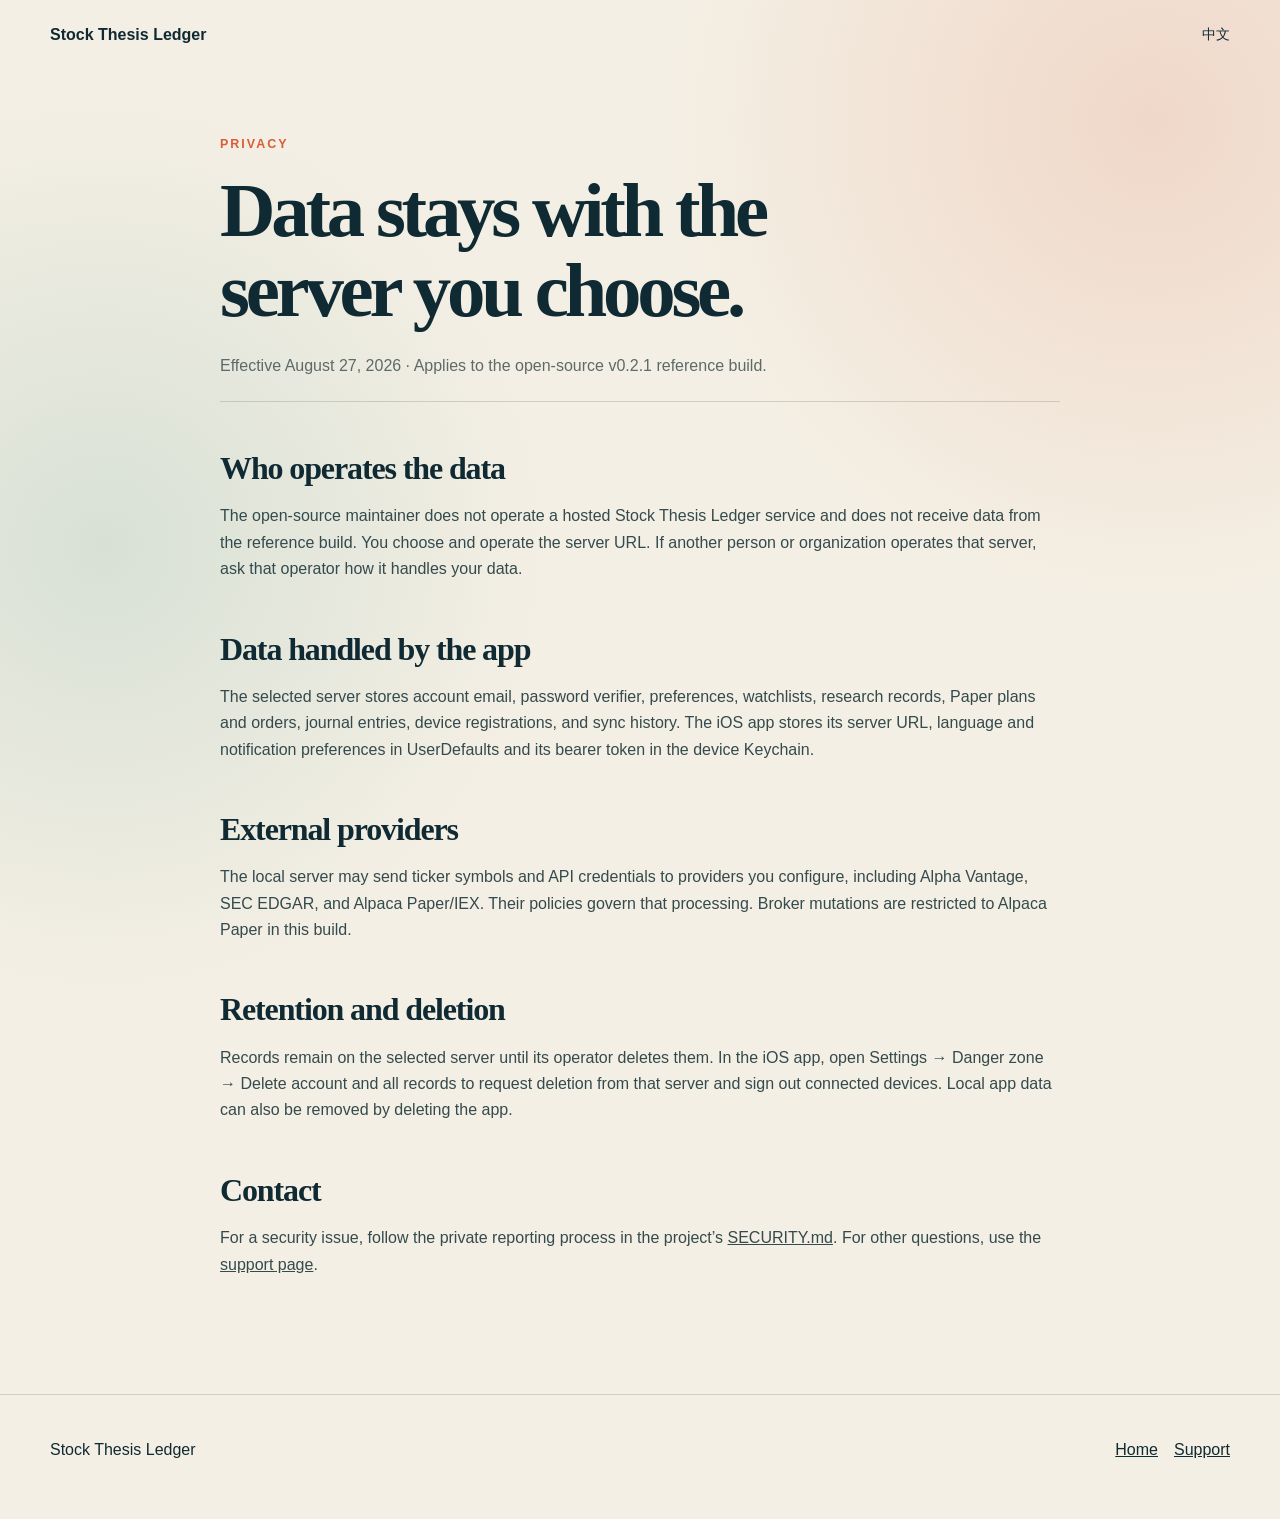
<file: site/privacy/index.html>
<!doctype html>
<html lang="en">
<head>
  <meta charset="utf-8">
  <meta name="viewport" content="width=device-width, initial-scale=1">
  <meta name="description" content="Privacy information for the self-hosted Stock Thesis Ledger reference application.">
  <title>Privacy — Stock Thesis Ledger</title>
  <link rel="canonical" href="https://leocs777.github.io/stock-thesis-ledger/privacy/">
  <link rel="alternate" hreflang="en" href="https://leocs777.github.io/stock-thesis-ledger/privacy/">
  <link rel="alternate" hreflang="zh-Hans" href="https://leocs777.github.io/stock-thesis-ledger/zh-CN/privacy/">
  <link rel="alternate" hreflang="x-default" href="https://leocs777.github.io/stock-thesis-ledger/privacy/">
  <link rel="stylesheet" href="../styles.css">
</head>
<body>
  <header class="shell topbar">
    <a class="brand" href="../">Stock Thesis Ledger</a>
    <nav class="nav" aria-label="Language"><a class="language" href="../zh-CN/privacy/" lang="zh-Hans">中文</a></nav>
  </header>
  <main class="shell legal">
    <div class="eyebrow">Privacy</div>
    <h1>Data stays with the server you choose.</h1>
    <p class="stamp">Effective August 27, 2026 · Applies to the open-source v0.2.1 reference build.</p>
    <h2>Who operates the data</h2>
    <p>The open-source maintainer does not operate a hosted Stock Thesis Ledger service and does not receive data from the reference build. You choose and operate the server URL. If another person or organization operates that server, ask that operator how it handles your data.</p>
    <h2>Data handled by the app</h2>
    <p>The selected server stores account email, password verifier, preferences, watchlists, research records, Paper plans and orders, journal entries, device registrations, and sync history. The iOS app stores its server URL, language and notification preferences in UserDefaults and its bearer token in the device Keychain.</p>
    <h2>External providers</h2>
    <p>The local server may send ticker symbols and API credentials to providers you configure, including Alpha Vantage, SEC EDGAR, and Alpaca Paper/IEX. Their policies govern that processing. Broker mutations are restricted to Alpaca Paper in this build.</p>
    <h2>Retention and deletion</h2>
    <p>Records remain on the selected server until its operator deletes them. In the iOS app, open Settings → Danger zone → Delete account and all records to request deletion from that server and sign out connected devices. Local app data can also be removed by deleting the app.</p>
    <h2>Contact</h2>
    <p>For a security issue, follow the private reporting process in the project’s <a href="https://github.com/Leocs777/stock-thesis-ledger/blob/main/SECURITY.md">SECURITY.md</a>. For other questions, use the <a href="../support/">support page</a>.</p>
  </main>
  <footer><div class="shell footer-grid"><span>Stock Thesis Ledger</span><div class="footer-links"><a href="../">Home</a><a href="../support/">Support</a></div></div></footer>
</body>
</html>
</file>
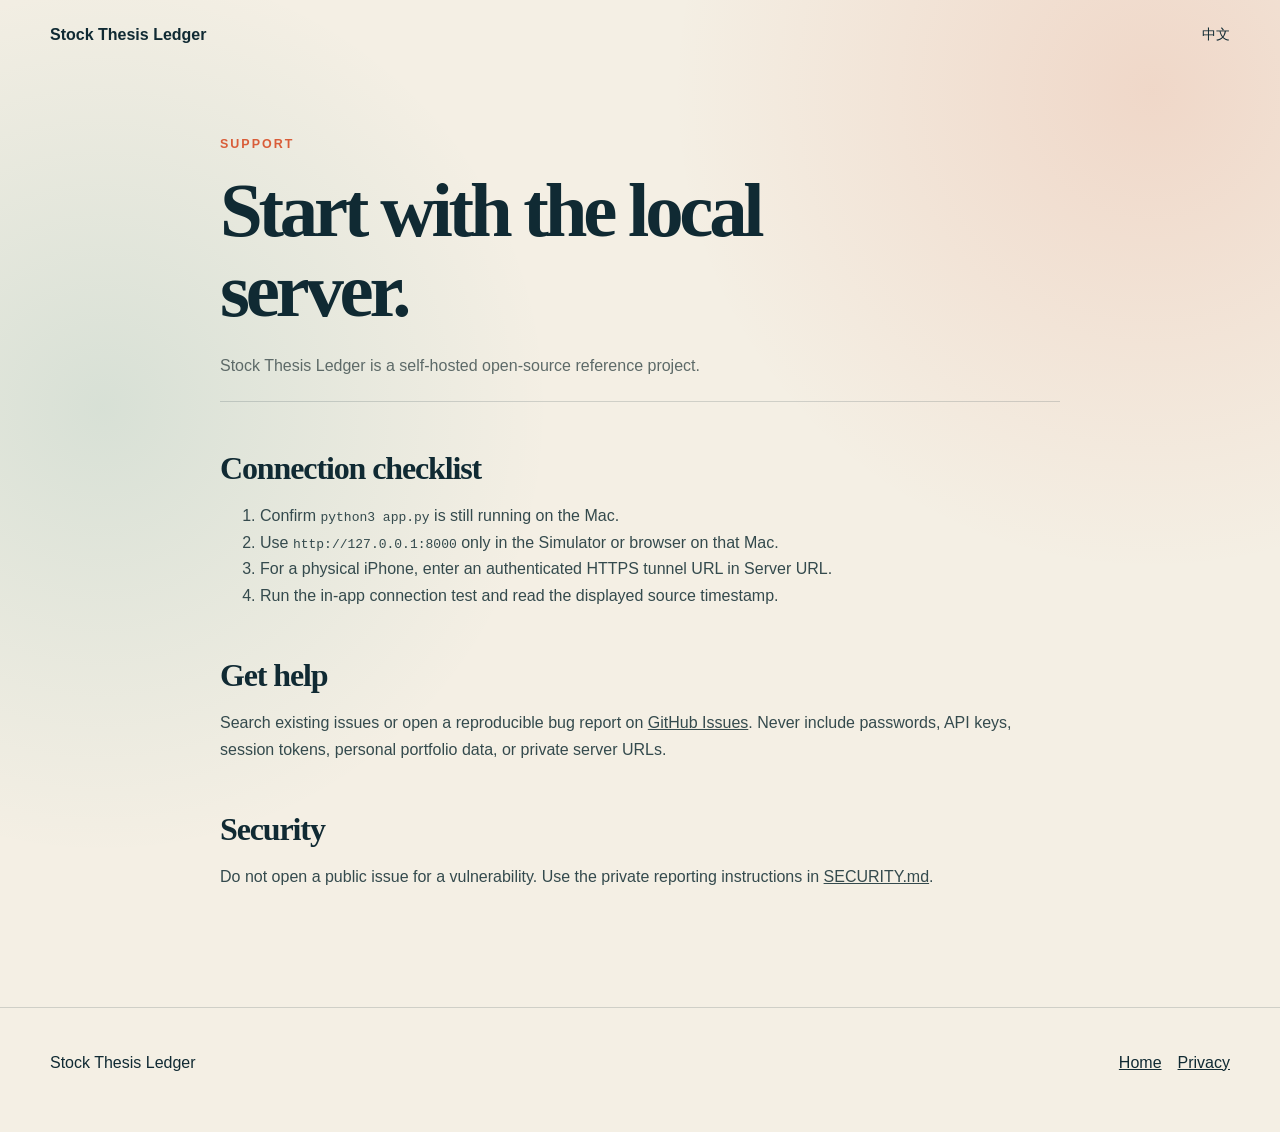
<file: site/support/index.html>
<!doctype html>
<html lang="en">
<head>
  <meta charset="utf-8">
  <meta name="viewport" content="width=device-width, initial-scale=1">
  <meta name="description" content="Setup, connection, and security support for Stock Thesis Ledger.">
  <title>Support — Stock Thesis Ledger</title>
  <link rel="canonical" href="https://leocs777.github.io/stock-thesis-ledger/support/">
  <link rel="alternate" hreflang="en" href="https://leocs777.github.io/stock-thesis-ledger/support/">
  <link rel="alternate" hreflang="zh-Hans" href="https://leocs777.github.io/stock-thesis-ledger/zh-CN/support/">
  <link rel="alternate" hreflang="x-default" href="https://leocs777.github.io/stock-thesis-ledger/support/">
  <link rel="stylesheet" href="../styles.css">
</head>
<body>
  <header class="shell topbar">
    <a class="brand" href="../">Stock Thesis Ledger</a>
    <nav class="nav" aria-label="Language"><a class="language" href="../zh-CN/support/" lang="zh-Hans">中文</a></nav>
  </header>
  <main class="shell legal">
    <div class="eyebrow">Support</div>
    <h1>Start with the local server.</h1>
    <p class="stamp">Stock Thesis Ledger is a self-hosted open-source reference project.</p>
    <h2>Connection checklist</h2>
    <ol>
      <li>Confirm <code>python3 app.py</code> is still running on the Mac.</li>
      <li>Use <code>http://127.0.0.1:8000</code> only in the Simulator or browser on that Mac.</li>
      <li>For a physical iPhone, enter an authenticated HTTPS tunnel URL in Server URL.</li>
      <li>Run the in-app connection test and read the displayed source timestamp.</li>
    </ol>
    <h2>Get help</h2>
    <p>Search existing issues or open a reproducible bug report on <a href="https://github.com/Leocs777/stock-thesis-ledger/issues">GitHub Issues</a>. Never include passwords, API keys, session tokens, personal portfolio data, or private server URLs.</p>
    <h2>Security</h2>
    <p>Do not open a public issue for a vulnerability. Use the private reporting instructions in <a href="https://github.com/Leocs777/stock-thesis-ledger/blob/main/SECURITY.md">SECURITY.md</a>.</p>
  </main>
  <footer><div class="shell footer-grid"><span>Stock Thesis Ledger</span><div class="footer-links"><a href="../">Home</a><a href="../privacy/">Privacy</a></div></div></footer>
</body>
</html>
</file>
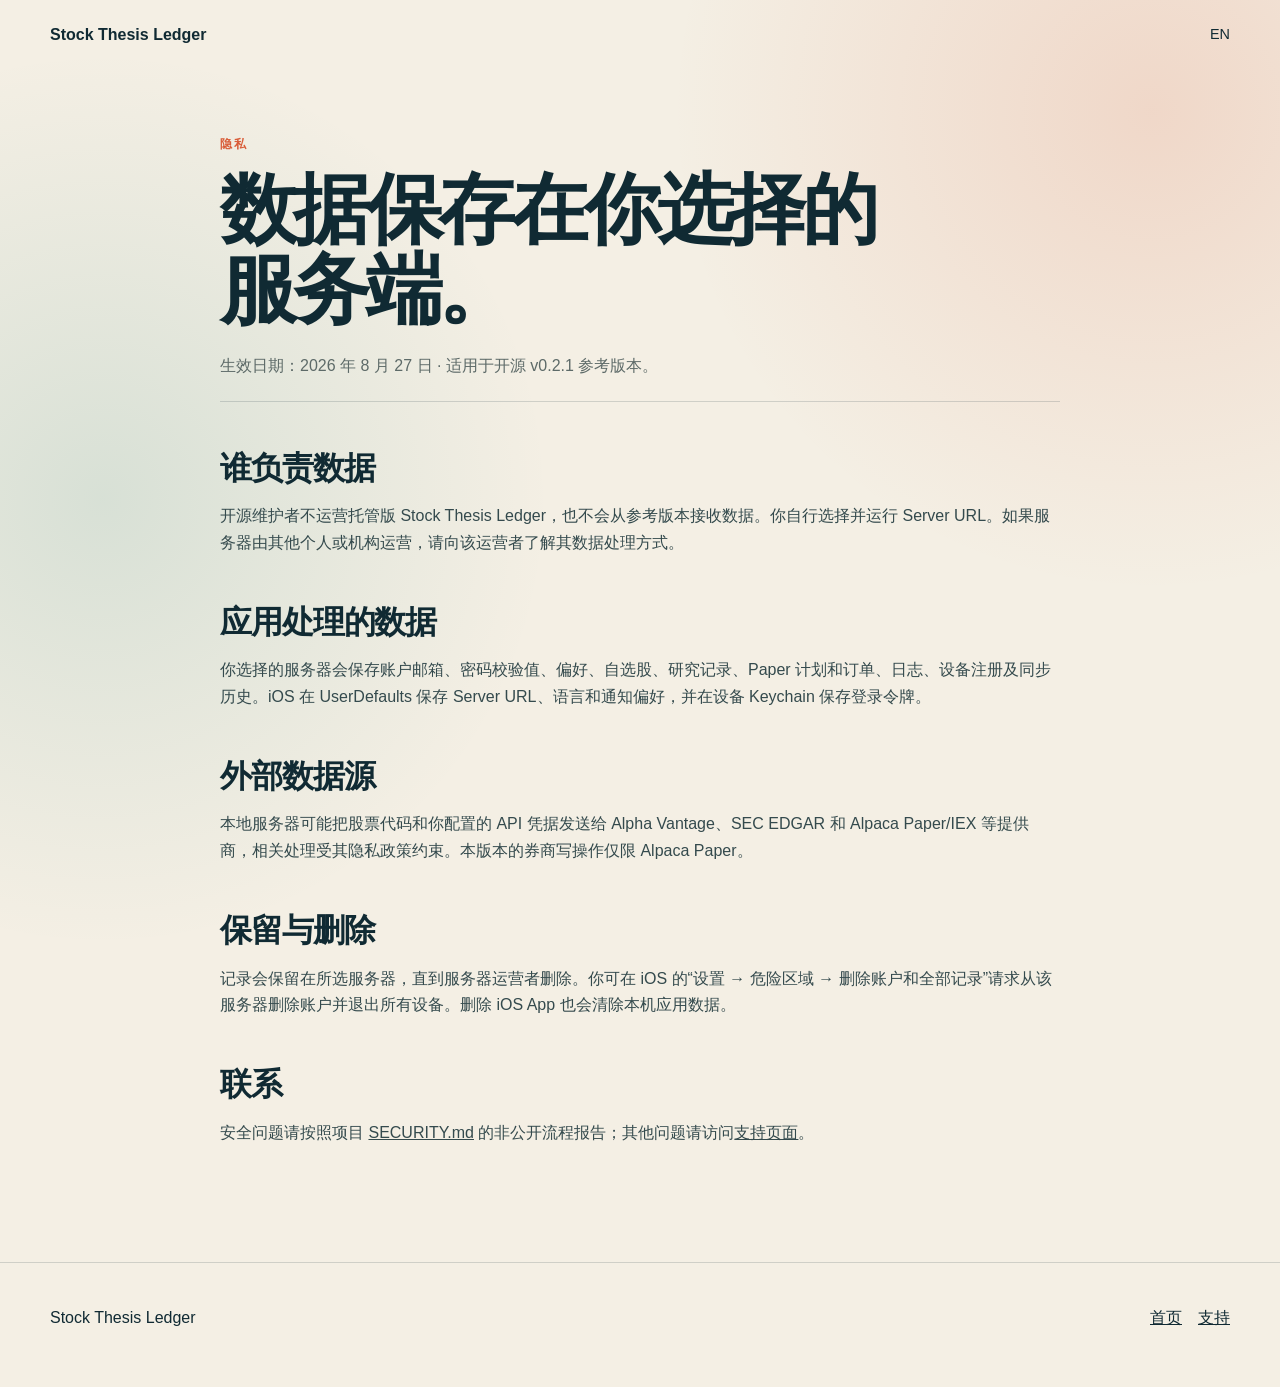
<file: site/zh-CN/privacy/index.html>
<!doctype html>
<html lang="zh-Hans">
<head>
  <meta charset="utf-8">
  <meta name="viewport" content="width=device-width, initial-scale=1">
  <meta name="description" content="Stock Thesis Ledger 自托管参考应用的隐私说明。">
  <title>隐私政策 — Stock Thesis Ledger</title>
  <link rel="canonical" href="https://leocs777.github.io/stock-thesis-ledger/zh-CN/privacy/">
  <link rel="alternate" hreflang="en" href="https://leocs777.github.io/stock-thesis-ledger/privacy/">
  <link rel="alternate" hreflang="zh-Hans" href="https://leocs777.github.io/stock-thesis-ledger/zh-CN/privacy/">
  <link rel="alternate" hreflang="x-default" href="https://leocs777.github.io/stock-thesis-ledger/privacy/">
  <link rel="stylesheet" href="../../styles.css">
</head>
<body>
  <header class="shell topbar">
    <a class="brand" href="../">Stock Thesis Ledger</a>
    <nav class="nav" aria-label="语言"><a class="language" href="../../privacy/" lang="en">EN</a></nav>
  </header>
  <main class="shell legal">
    <div class="eyebrow">隐私</div>
    <h1>数据保存在你选择的服务端。</h1>
    <p class="stamp">生效日期：2026 年 8 月 27 日 · 适用于开源 v0.2.1 参考版本。</p>
    <h2>谁负责数据</h2>
    <p>开源维护者不运营托管版 Stock Thesis Ledger，也不会从参考版本接收数据。你自行选择并运行 Server URL。如果服务器由其他个人或机构运营，请向该运营者了解其数据处理方式。</p>
    <h2>应用处理的数据</h2>
    <p>你选择的服务器会保存账户邮箱、密码校验值、偏好、自选股、研究记录、Paper 计划和订单、日志、设备注册及同步历史。iOS 在 UserDefaults 保存 Server URL、语言和通知偏好，并在设备 Keychain 保存登录令牌。</p>
    <h2>外部数据源</h2>
    <p>本地服务器可能把股票代码和你配置的 API 凭据发送给 Alpha Vantage、SEC EDGAR 和 Alpaca Paper/IEX 等提供商，相关处理受其隐私政策约束。本版本的券商写操作仅限 Alpaca Paper。</p>
    <h2>保留与删除</h2>
    <p>记录会保留在所选服务器，直到服务器运营者删除。你可在 iOS 的“设置 → 危险区域 → 删除账户和全部记录”请求从该服务器删除账户并退出所有设备。删除 iOS App 也会清除本机应用数据。</p>
    <h2>联系</h2>
    <p>安全问题请按照项目 <a href="https://github.com/Leocs777/stock-thesis-ledger/blob/main/SECURITY.md">SECURITY.md</a> 的非公开流程报告；其他问题请访问<a href="../support/">支持页面</a>。</p>
  </main>
  <footer><div class="shell footer-grid"><span>Stock Thesis Ledger</span><div class="footer-links"><a href="../">首页</a><a href="../support/">支持</a></div></div></footer>
</body>
</html>
</file>
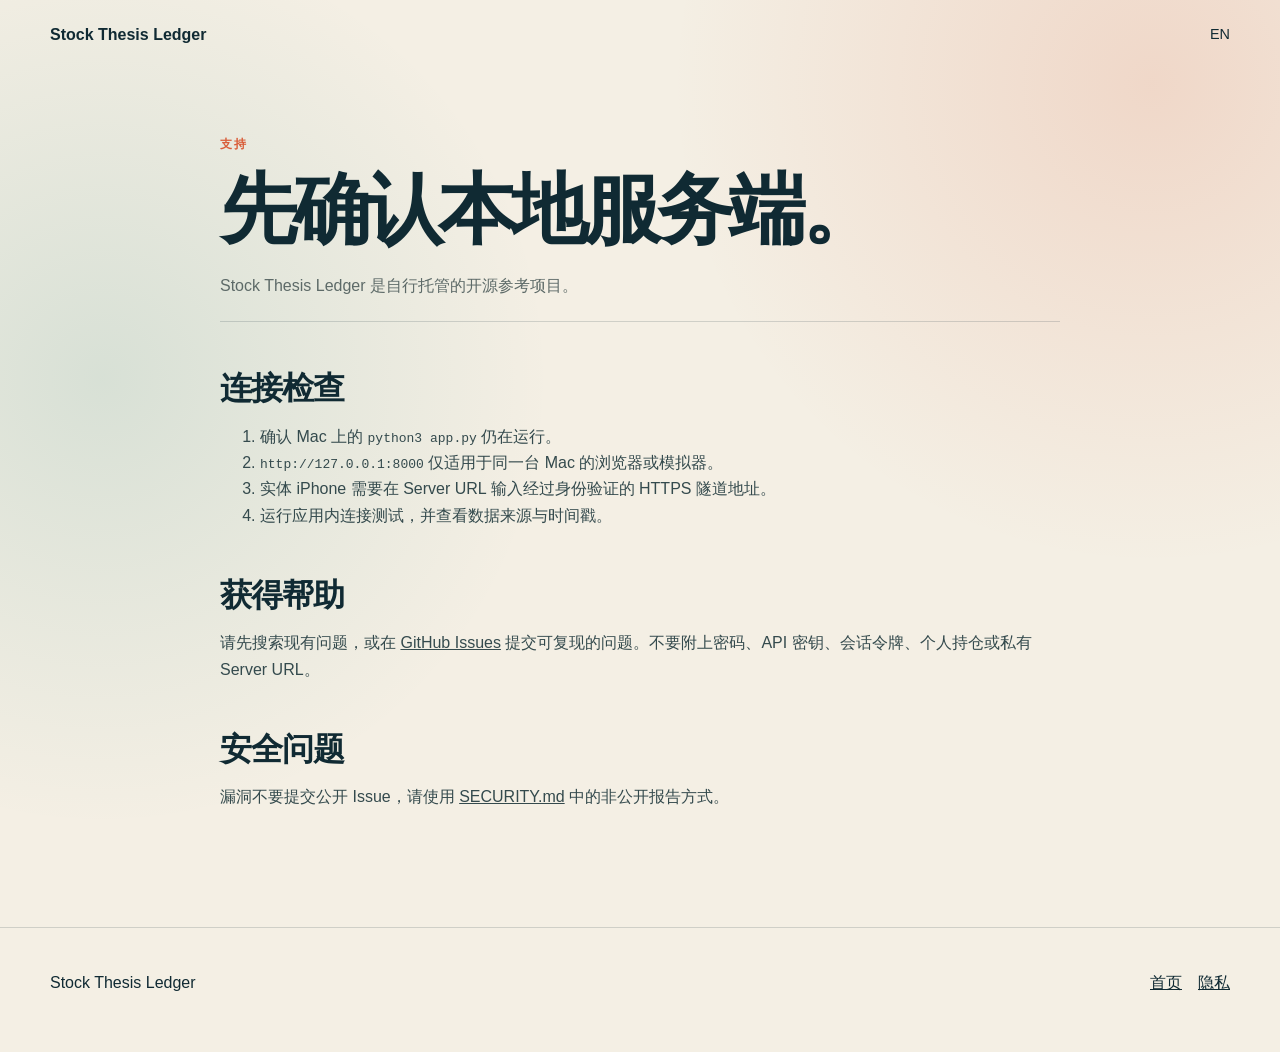
<file: site/zh-CN/support/index.html>
<!doctype html>
<html lang="zh-Hans">
<head>
  <meta charset="utf-8">
  <meta name="viewport" content="width=device-width, initial-scale=1">
  <meta name="description" content="Stock Thesis Ledger 的安装、连接与安全支持。">
  <title>支持 — Stock Thesis Ledger</title>
  <link rel="canonical" href="https://leocs777.github.io/stock-thesis-ledger/zh-CN/support/">
  <link rel="alternate" hreflang="en" href="https://leocs777.github.io/stock-thesis-ledger/support/">
  <link rel="alternate" hreflang="zh-Hans" href="https://leocs777.github.io/stock-thesis-ledger/zh-CN/support/">
  <link rel="alternate" hreflang="x-default" href="https://leocs777.github.io/stock-thesis-ledger/support/">
  <link rel="stylesheet" href="../../styles.css">
</head>
<body>
  <header class="shell topbar">
    <a class="brand" href="../">Stock Thesis Ledger</a>
    <nav class="nav" aria-label="语言"><a class="language" href="../../support/" lang="en">EN</a></nav>
  </header>
  <main class="shell legal">
    <div class="eyebrow">支持</div>
    <h1>先确认本地服务端。</h1>
    <p class="stamp">Stock Thesis Ledger 是自行托管的开源参考项目。</p>
    <h2>连接检查</h2>
    <ol>
      <li>确认 Mac 上的 <code>python3 app.py</code> 仍在运行。</li>
      <li><code>http://127.0.0.1:8000</code> 仅适用于同一台 Mac 的浏览器或模拟器。</li>
      <li>实体 iPhone 需要在 Server URL 输入经过身份验证的 HTTPS 隧道地址。</li>
      <li>运行应用内连接测试，并查看数据来源与时间戳。</li>
    </ol>
    <h2>获得帮助</h2>
    <p>请先搜索现有问题，或在 <a href="https://github.com/Leocs777/stock-thesis-ledger/issues">GitHub Issues</a> 提交可复现的问题。不要附上密码、API 密钥、会话令牌、个人持仓或私有 Server URL。</p>
    <h2>安全问题</h2>
    <p>漏洞不要提交公开 Issue，请使用 <a href="https://github.com/Leocs777/stock-thesis-ledger/blob/main/SECURITY.md">SECURITY.md</a> 中的非公开报告方式。</p>
  </main>
  <footer><div class="shell footer-grid"><span>Stock Thesis Ledger</span><div class="footer-links"><a href="../">首页</a><a href="../privacy/">隐私</a></div></div></footer>
</body>
</html>
</file>
<file: site/styles.css>
:root {
  --paper: #f4efe4;
  --paper-deep: #e9dfcc;
  --ink: #102a33;
  --muted: #5d6a68;
  --line: rgba(16, 42, 51, 0.16);
  --signal: #d95d39;
  --teal: #0b766e;
  --white: #fffdf7;
  --shadow: 0 24px 70px rgba(28, 44, 45, 0.13);
}

* { box-sizing: border-box; }
html { scroll-behavior: smooth; }
body {
  margin: 0;
  color: var(--ink);
  background:
    radial-gradient(circle at 90% 8%, rgba(217, 93, 57, 0.16), transparent 30rem),
    radial-gradient(circle at 8% 36%, rgba(11, 118, 110, 0.12), transparent 28rem),
    var(--paper);
  font-family: "Avenir Next", Avenir, "Gill Sans", sans-serif;
  line-height: 1.65;
}

a { color: inherit; }
img { display: block; max-width: 100%; }
.shell { width: min(1180px, calc(100% - 36px)); margin: 0 auto; }

.topbar {
  display: flex;
  align-items: center;
  justify-content: space-between;
  gap: 24px;
  padding: 22px 0;
}
.brand { display: flex; align-items: center; gap: 11px; font-weight: 750; text-decoration: none; }
.brand img { width: 38px; height: 38px; border-radius: 11px; }
.nav { display: flex; align-items: center; gap: 20px; font-size: 0.9rem; }
.nav a { text-decoration: none; }
.nav a:hover { color: var(--signal); }

.hero {
  display: grid;
  grid-template-columns: 0.86fr 1.14fr;
  gap: 56px;
  align-items: center;
  padding: 72px 0 94px;
}
.eyebrow { color: var(--signal); font-size: 0.78rem; font-weight: 800; letter-spacing: 0.16em; text-transform: uppercase; }
h1, h2, h3 { font-family: "Iowan Old Style", "Palatino Linotype", Palatino, serif; line-height: 1.04; }
h1 { max-width: 680px; margin: 16px 0 22px; font-size: clamp(3rem, 6.8vw, 6rem); letter-spacing: -0.055em; }
h2 { margin: 0 0 18px; font-size: clamp(2.2rem, 4vw, 4rem); letter-spacing: -0.035em; }
h3 { margin: 0 0 10px; font-size: 1.5rem; }
.lede { max-width: 620px; color: var(--muted); font-size: 1.15rem; }
.actions { display: flex; flex-wrap: wrap; gap: 12px; margin-top: 30px; }
.button {
  display: inline-flex;
  align-items: center;
  min-height: 46px;
  padding: 0 19px;
  border: 1px solid var(--ink);
  border-radius: 999px;
  text-decoration: none;
  font-weight: 760;
}
.button.primary { color: var(--white); background: var(--ink); }
.button.primary:hover { background: var(--teal); border-color: var(--teal); }
.button.secondary:hover { color: var(--signal); border-color: var(--signal); }
.hero-visual { position: relative; }
.hero-visual::before {
  position: absolute;
  inset: -18px 12% 18% -20px;
  z-index: -1;
  border: 1px solid var(--line);
  border-radius: 34px;
  content: "";
  transform: rotate(-2deg);
}
.hero-visual img { border-radius: 22px; box-shadow: var(--shadow); }
.caption { margin-top: 12px; color: var(--muted); font-size: 0.78rem; }

.paper-banner {
  display: flex;
  justify-content: space-between;
  gap: 28px;
  padding: 22px 26px;
  border: 1px solid rgba(217, 93, 57, 0.42);
  border-radius: 18px;
  background: rgba(255, 253, 247, 0.62);
}
.paper-banner strong { color: var(--signal); }

.section { padding: 104px 0; }
.section-head { display: grid; grid-template-columns: 0.75fr 1.25fr; gap: 52px; align-items: end; margin-bottom: 44px; }
.section-head p { max-width: 700px; margin: 0; color: var(--muted); font-size: 1.05rem; }
.workflow, .feature-grid, .trust-grid { display: grid; gap: 16px; }
.workflow { grid-template-columns: repeat(4, 1fr); }
.feature-grid { grid-template-columns: repeat(3, 1fr); }
.trust-grid { grid-template-columns: repeat(2, 1fr); }
.card {
  position: relative;
  padding: 26px;
  overflow: hidden;
  border: 1px solid var(--line);
  border-radius: 20px;
  background: rgba(255, 253, 247, 0.72);
}
.card .number { display: block; margin-bottom: 34px; color: var(--signal); font: 700 0.78rem/1 "Avenir Next", sans-serif; letter-spacing: 0.14em; }
.card p { margin: 0; color: var(--muted); }
.card code { font-size: 0.8rem; }

.product-shot { margin-top: 28px; overflow: hidden; border: 1px solid var(--line); border-radius: 24px; box-shadow: var(--shadow); }
.product-shot img { width: 100%; }
.split-shots { display: grid; grid-template-columns: repeat(2, 1fr); gap: 22px; margin-top: 22px; }
.shot { overflow: hidden; border-radius: 20px; background: var(--white); box-shadow: 0 18px 50px rgba(28, 44, 45, 0.1); }
.shot div { padding: 20px 22px 24px; }
.shot p { margin: 0; color: var(--muted); }

.architecture {
  display: grid;
  grid-template-columns: repeat(7, auto);
  gap: 12px;
  align-items: center;
  justify-content: center;
  padding: 38px 20px;
  border: 1px solid var(--line);
  border-radius: 22px;
  background: var(--ink);
  color: var(--white);
}
.architecture span { padding: 10px 15px; border: 1px solid rgba(255,255,255,.22); border-radius: 999px; text-align: center; }
.architecture b { color: #e8b55d; }

.terminal { margin-top: 26px; padding: 22px; overflow-x: auto; border-radius: 16px; background: #0c2027; color: #dce6df; }
.terminal pre { margin: 0; font: 0.9rem/1.7 ui-monospace, SFMono-Regular, Menlo, monospace; }
.fine-print { color: var(--muted); font-size: 0.88rem; }
.legal { max-width: 840px; padding: 64px 0 100px; }
.legal h1 { font-size: clamp(2.8rem, 6vw, 5.4rem); }
.legal h2 { margin-top: 50px; font-size: 2rem; }
.legal p, .legal li { color: #344a4d; }
.legal .stamp { padding-bottom: 22px; border-bottom: 1px solid var(--line); color: var(--muted); }

footer { padding: 42px 0 56px; border-top: 1px solid var(--line); }
.footer-grid { display: flex; justify-content: space-between; gap: 28px; }
.footer-links { display: flex; flex-wrap: wrap; gap: 16px; }
.reveal { opacity: 0; transform: translateY(16px); transition: opacity .65s ease, transform .65s ease; }
.reveal.visible { opacity: 1; transform: none; }

@media (prefers-reduced-motion: reduce) {
  html { scroll-behavior: auto; }
  .reveal { opacity: 1; transform: none; transition: none; }
}
@media (max-width: 900px) {
  .hero, .section-head { grid-template-columns: 1fr; }
  .hero { padding-top: 38px; }
  .workflow { grid-template-columns: repeat(2, 1fr); }
  .feature-grid { grid-template-columns: 1fr 1fr; }
  .architecture { grid-template-columns: 1fr; }
  .architecture b { transform: rotate(90deg); }
}
@media (max-width: 620px) {
  .shell { width: min(100% - 24px, 1180px); }
  .nav a:not(.language) { display: none; }
  h1 { font-size: 3.35rem; }
  .hero { gap: 38px; padding-bottom: 68px; }
  .section { padding: 72px 0; }
  .workflow, .feature-grid, .trust-grid, .split-shots { grid-template-columns: 1fr; }
  .paper-banner, .footer-grid { flex-direction: column; }
}
</file>
